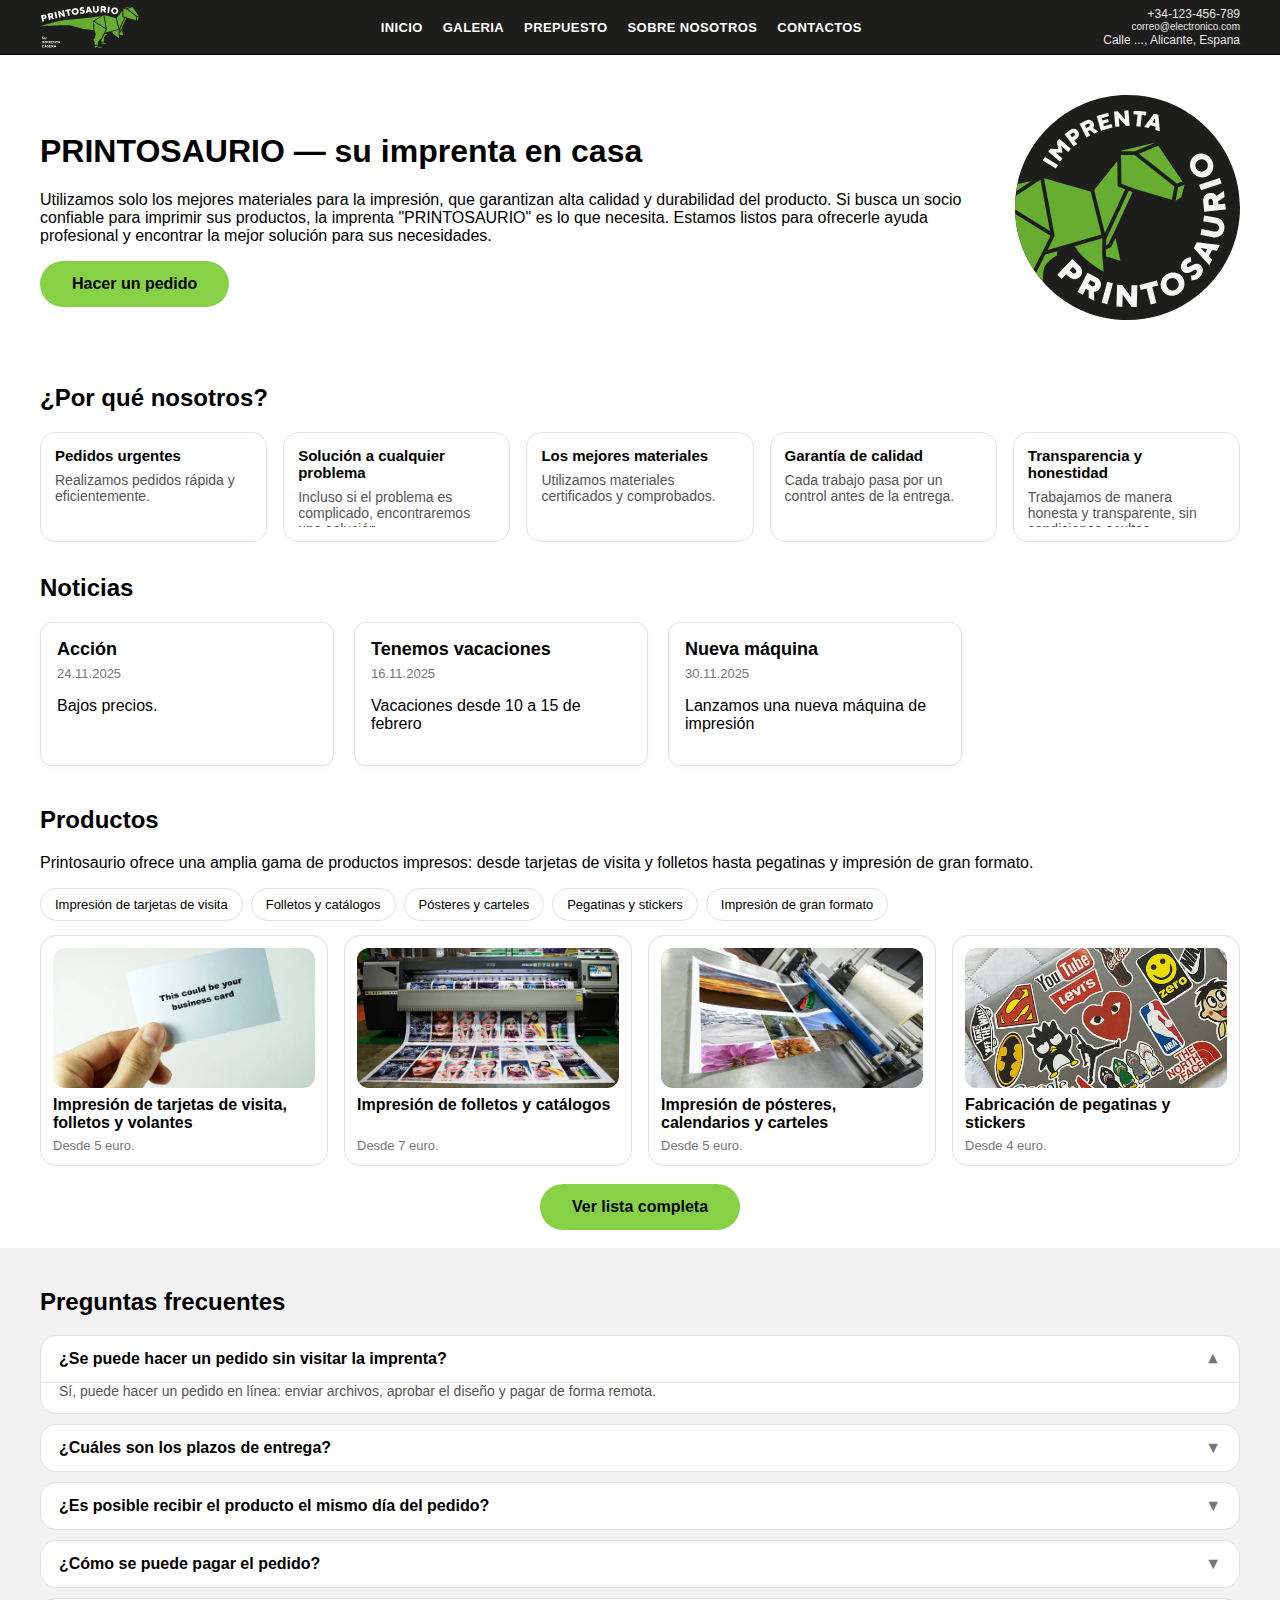
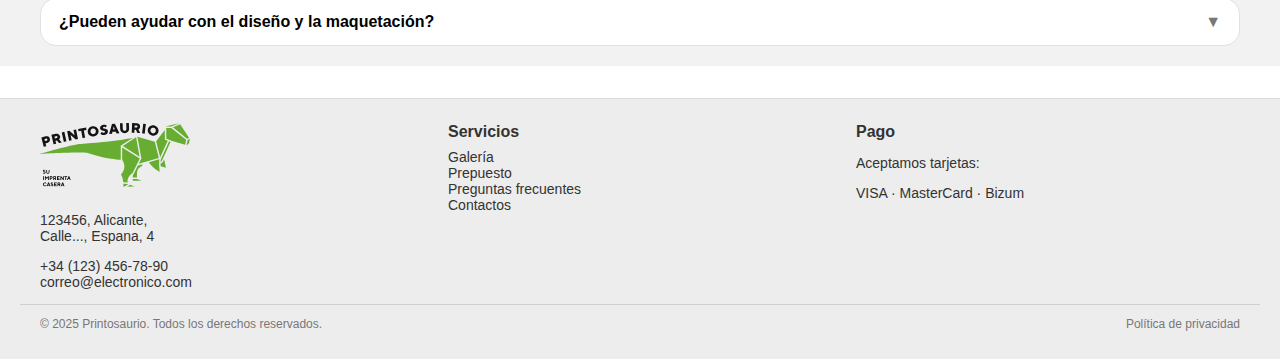
<file: index.html>
<!DOCTYPE html>
<html lang="es">
<head>
  <meta charset="utf-8">
  <meta name="viewport" content="width=device-width, initial-scale=1.0">
  <title>Printosaurio</title>
  <link rel="stylesheet" href="./css/style.css">
  
</head>
<body>

  <!-- ХЕДЕР -->
  <header class="site-header">
    <div class="container header-inner">
      <img src="img/LogoHeaderEs.svg" alt="Printosaurio" class="header-logo">

      <nav class="header-nav">
        <a href="index.html">Inicio</a>
        <a href="galeria.html">Galeria</a>
        <a href="prepuesto.html">Prepuesto</a>
        <a href="#about">Sobre nosotros</a>
        <a href="contacto.html">Contactos</a>
      </nav>

      <div class="header-right">
        <div class="phone">+34-123-456-789</div>
        <div class="email">correo@electronico.com</div>
        <div class="address">Calle ..., Alicante, Espana</div>
      </div>
    </div>
  </header>

  <main>
    <!-- hero -->
    <section class="hero">
  <div class="container hero-inner">

    <div class="hero-left">
      <h1>PRINTOSAURIO — su imprenta en casa</h1>
      <p>
        Utilizamos solo los mejores materiales para la impresión, que garantizan alta calidad y durabilidad del producto.
        Si busca un socio confiable para imprimir sus productos, la imprenta "PRINTOSAURIO" es lo que necesita.
        Estamos listos para ofrecerle ayuda profesional y encontrar la mejor solución para sus necesidades.
      </p>

      <a href="prepuesto.html" class="btn btn--primary btn--large">
        Hacer un pedido
      </a>
    </div>

    <div class="hero-right">
      <img src="img/LogoLabelEs.svg
      " alt="Printosaurio">
    </div>

  </div>
</section>

    <!-- about -->
    <section id="about">
  <div class="container">
    <h2>¿Por qué nosotros?</h2>

    <div class="about-grid">
      <div class="about-card">
        <h4>Pedidos urgentes</h4>
        <p>Realizamos pedidos rápida y eficientemente.</p>
      </div>

      <div class="about-card">
        <h4>Solución a cualquier problema</h4>
        <p>Incluso si el problema es complicado, encontraremos una solución.</p>
      </div>

      <div class="about-card">
        <h4>Los mejores materiales</h4>
        <p>Utilizamos materiales certificados y comprobados.</p>
      </div>

      <div class="about-card">
        <h4>Garantía de calidad</h4>
        <p>Cada trabajo pasa por un control antes de la entrega.</p>
      </div>

      <div class="about-card">
        <h4>Transparencia y honestidad</h4>
        <p>Trabajamos de manera honesta y transparente, sin condiciones ocultas.</p>
      </div>
    </div>

  </div>
</section>
<!--XML scrypt -->
    <section id="news">
      <div class="container">
        <h2>Noticias</h2>
        <div id="news-list">
        </div>
      </div>
    </section>

    <!-- productos -->
    <section id="products">
  <div class="container">
    <h2>Productos</h2>
    <p class="lead">
      Printosaurio ofrece una amplia gama de productos impresos: desde tarjetas de visita y folletos hasta pegatinas y impresión de gran formato.
    </p>

    <!-- tarjetas -->
    <div class="products-tags">
      <span class="product-pill">Impresión de tarjetas de visita</span>
      <span class="product-pill">Folletos y catálogos</span>
      <span class="product-pill">Pósteres y carteles</span>
      <span class="product-pill">Pegatinas y stickers</span>
      <span class="product-pill">Impresión de gran formato</span>
    </div>

    <!-- main section-->
    <div class="products-grid">
      <article class="product-card">
        <img src="img/prod-vis.jpg" alt="Печать визиток">
        <h3>Impresión de tarjetas de visita, folletos y volantes</h3>
        <p class="product-price">Desde 5 euro.</p>
      </article>

      <article class="product-card">
        <img src="img/prod-brochure.jpg" alt="Impresión de folletos">
        <h3>Impresión de folletos y catálogos</h3>
        <p class="product-price">Desde 7 euro.</p>
      </article>

      <article class="product-card">
        <img src="img/prod-poster.jpg" alt="Pósteres y carteles">
        <h3>Impresión de pósteres, calendarios y carteles</h3>
        <p class="product-price">Desde 5 euro.</p>
      </article>

      <article class="product-card">
        <img src="img/prod-stickers.jpg" alt="Pegatinas y stickers">
        <h3>Fabricación de pegatinas y stickers</h3>
        <p class="product-price">Desde 4 euro.</p>
      </article>
    </div>

    <!-- button -->
    <div class="section-cta">
      <a href="galeria.html" class="btn btn--primary btn--large">Ver lista completa</a>
    </div>
  </div>
</section>
<section id="faq">
  <div class="container">
    <h2>Preguntas frecuentes</h2>

    <div class="faq-list">

      <details class="faq-item" open>
        <summary>¿Se puede hacer un pedido sin visitar la imprenta?</summary>
        <div class="faq-body">
          Sí, puede hacer un pedido en línea: enviar archivos, aprobar el diseño y pagar de forma remota.
        </div>
      </details>

      <details class="faq-item">
        <summary>¿Cuáles son los plazos de entrega?</summary>
        <div class="faq-body">
          Todo depende del volumen y tipo de producto. Los pedidos simples (tarjetas de visita, folletos) suelen estar listos en 1-2 días.
        </div>
      </details>

      <details class="faq-item">
        <summary>¿Es posible recibir el producto el mismo día del pedido?</summary>
        <div class="faq-body">
          Los pedidos urgentes son posibles; consulte los detalles con el gerente, haremos todo lo posible para ayudar.
        </div>
      </details>

      <details class="faq-item">
        <summary>¿Cómo se puede pagar el pedido?</summary>
        <div class="faq-body">
          Efectivo, tarjeta bancaria, así como transferencia bancaria para personas jurídicas.
        </div>
      </details>

      <details class="faq-item">
        <summary>¿Pueden ayudar con el diseño y la maquetación?</summary>
        <div class="faq-body">
          Sí, tenemos diseñadores que prepararán el diseño desde cero o mejorarán el suyo.
        </div>
      </details>

    </div>
  </div>
</section>
  </main>

  <!-- footer -->
 <footer class="site-footer">
  <div class="container footer-inner">

    <!-- left info -->
    <div class="footer-col">
      <img src="img/LogoFooterEs.svg" alt="Принтозавр" class="footer-logo">
      <p>123456, Alicante,<br>Calle..., Espana, 4</p>
      <p>
        +34 (123) 456-78-90<br>
        <a href="mailto:correo@electronico.com">correo@electronico.com</a>
      </p>
    </div>

    <!-- header -->
    <div class="footer-col">
      <h3>Servicios</h3>
      <ul>
        <li><a href="galeria.html">Galería</a></li>
        <li><a href="prepuesto.html">Prepuesto</a></li>
        <li><a href="#faq">Preguntas frecuentes</a></li>
        <li><a href="contacto.html">Contactos</a></li>
      </ul>
    </div>

    <!-- derecho -->
    <div class="footer-col">
      <h3>Pago</h3>
      <p>Aceptamos tarjetas:</p>
      <p>VISA · MasterCard · Bizum</p>
    </div>

  </div>

  <div class="container footer-bottom">
    <p>© 2025 Printosaurio. Todos los derechos reservados.</p>
    <p>Política de privacidad</p>
  </div>
</footer>
  <!-- scrypt xml connector -->
  <script src="js/news-xml.js"></script>
</body>
</html>
</file>
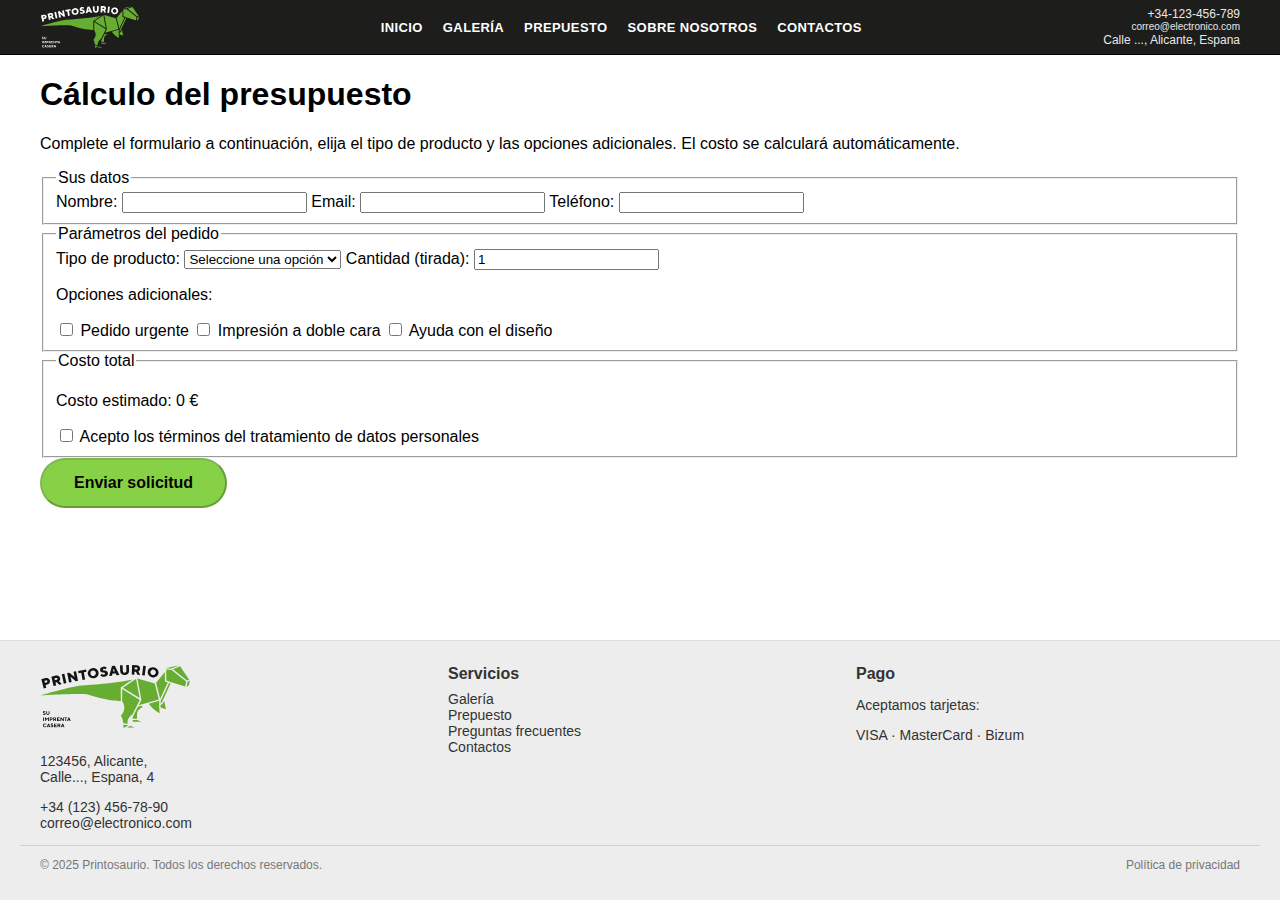
<file: prepuesto.html>
<!DOCTYPE html>
<html lang="es">
<head>
  <meta charset="utf-8">
  <meta name="viewport" content="width=device-width, initial-scale=1.0">
  <title>PRINTOSAURIO</title>
  <link rel="stylesheet" href="./css/style.css">
  
</head>
<body>

  
  <header class="site-header">
    <div class="container header-inner">
      <img src="img/LogoHeaderEs.svg" alt="Printosaurio" class="header-logo">

      <nav class="header-nav">
        <a href="index.html">INICIO</a>
        <a href="galeria.html">GALERÍA</a>
        <a href="prepuesto.html">PREPUESTO</a>
        <a href="index.html#about">SOBRE NOSOTROS</a>
        <a href="contacto.html">CONTACTOS</a>
      </nav>

      <div class="header-right">
        <div class="phone">+34-123-456-789</div>
        <div class="email">correo@electronico.com</div>
        <div class="address">Calle ..., Alicante, Espana</div>
      </div>
    </div>
  </header>
  <main>

    <section class="contacts-header">
      <div class="container">
        <h1>Cálculo del presupuesto</h1>
        <p class="lead">
          Complete el formulario a continuación, elija el tipo de producto y las opciones adicionales.
          El costo se calculará automáticamente.
        </p>
      </div>
    </section>

    <section class="contacts-main">
      <div class="container">
        <form id="budget-form">

          <!-- Tabla contacto -->
          <fieldset>
            <legend>Sus datos</legend>

            <label>
              Nombre:
              <input type="text" name="name" required>
            </label>

            <label>
              Email:
              <input type="email" name="email" required>
            </label>

            <label>
              Teléfono:
              <input type="tel" name="phone" required>
            </label>
          </fieldset>

          <!-- scrypt cuenta -->
          <fieldset>
            <legend>Parámetros del pedido</legend>

            <label>
              Tipo de producto:
              <select id="product" name="product" required>
                <option value="">Seleccione una opción</option>
                <option value="visitki" data-price="5">Tarjetas de visita</option>
                <option value="broshury" data-price="8">Folletos</option>
                <option value="plakaty" data-price="1.2">Carteles</option>
              </select>
            </label>

            <label>
              Cantidad (tirada):
              <input type="number" id="quantity" name="quantity" min="1" value="1" required>
            </label>

            <p>Opciones adicionales:</p>
            <label>
              <input type="checkbox" class="extra-option" data-price="3">
              Pedido urgente
            </label>
            <label>
              <input type="checkbox" class="extra-option" data-price="2">
              Impresión a doble cara
            </label>
            <label>
              <input type="checkbox" class="extra-option" data-price="4">
              Ayuda con el diseño
            </label>
          </fieldset>

          <!-- result -->
          <fieldset>
            <legend>Costo total</legend>

            <p>Costo estimado: 
              <output id="total">0</output> €
            </p>

            <label>
              <input type="checkbox" id="agree">
              Acepto los términos del tratamiento de datos personales
            </label>
          </fieldset>

          <button type="submit" id="submit-btn" class="btn btn--primary btn--large" disabled>
            Enviar solicitud
          </button>
        </form>
      </div>
    </section>

  </main>

  
  <footer class="site-footer">
  <div class="container footer-inner">

    <!-- left info -->
    <div class="footer-col">
      <img src="img/LogoFooterEs.svg" alt="Printosaurio" class="footer-logo">
      <p>123456, Alicante,<br>Calle..., Espana, 4</p>
      <p>
        +34 (123) 456-78-90<br>
        <a href="mailto:correo@electronico.com">correo@electronico.com</a>
      </p>
    </div>

    <!-- header -->
    <div class="footer-col">
      <h3>Servicios</h3>
      <ul>
        <li><a href="galeria.html">Galería</a></li>
        <li><a href="prepuesto.html">Prepuesto</a></li>
        <li><a href="#faq">Preguntas frecuentes</a></li>
        <li><a href="contacto.html">Contactos</a></li>
      </ul>
    </div>

    <!-- derecho -->
    <div class="footer-col">
      <h3>Pago</h3>
      <p>Aceptamos tarjetas:</p>
      <p>VISA · MasterCard · Bizum</p>
    </div>

  </div>

  <div class="container footer-bottom">
    <p>© 2025 Printosaurio. Todos los derechos reservados.</p>
    <p>Política de privacidad</p>
  </div>
</footer>

  <!-- javas -->
  <script>
    
    document.addEventListener('DOMContentLoaded', function () {
      var productSelect = document.getElementById('product');
      var quantityInput = document.getElementById('quantity');
      var extraCheckboxes = document.querySelectorAll('.extra-option');
      var totalOutput = document.getElementById('total');
      var agreeCheckbox = document.getElementById('agree');
      var submitBtn = document.getElementById('submit-btn');

      function calculateTotal() {
        var quantity = parseInt(quantityInput.value, 10);
        if (isNaN(quantity) || quantity < 1) {
          quantity = 1;
        }

        var selectedOption = productSelect.options[productSelect.selectedIndex];
        var basePrice = parseInt(selectedOption.getAttribute('data-price') || '0', 10);

        var extras = 0;
        extraCheckboxes.forEach(function (checkbox) {
          if (checkbox.checked) {
            var extraPrice = parseInt(checkbox.getAttribute('data-price') || '0', 10);
            extras += extraPrice;
          }
        });

        var total = (basePrice + extras) * quantity;
        if (isNaN(total)) {
          total = 0;
        }

        totalOutput.textContent = total;
      }

      // otro cuenta
      productSelect.addEventListener('change', calculateTotal);
      quantityInput.addEventListener('input', calculateTotal);
      extraCheckboxes.forEach(function (checkbox) {
        checkbox.addEventListener('change', calculateTotal);
      });

      
      agreeCheckbox.addEventListener('change', function () {
        submitBtn.disabled = !agreeCheckbox.checked;
      });

      // resulto
      calculateTotal();
    });
  </script>

</body>
</html>
</file>
<file: css/style.css>
:root {
  green: #87d147;
  radius: 12px;
  gap: 20px;
  shadow: 0 2px 6px rgba(0,0,0,0.08);
}
@font-face {
  font-family: 'Helvetica_Bold';
  src: url('../fonts/helvetica_bold.otf') format('opentype');
  font-weight: 1000;
  font-style: normal;
}
.site-header {
  background: #1d1d1b;
  color: #fff;
  font-size: 14px;
  border-bottom: 1px solid #000;
  padding: 6px 0;
  width: 100%;
}


.header-inner {
  display: flex;
  align-items: center;
  justify-content: space-between;
}
.header-logo {
  height: 42px;
}
.header-nav {
  display: flex;
  gap: 20px;
}
.header-nav a{
  color:#ffffff;
  text-decoration: none;
  font-weight: 600;
  letter-spacing: 0.03em;
  text-transform: uppercase;
  font-size: 13px;
}
.header-nav a:hover{
  opacity: 0.7;
}
/* otroParte */
.header-right{
  text-align:right;
  line-height:1.2;
  font-size:12px;
  opacity: 0.9;
}
.header-right.phone{
  font-size: 15px;
  font-weight: 700;
}
.header-right .email{
  font-size: 10px;
}
.header-right .adress {
  font-size: 7px;
}
/*body*/
main {
  flex:1;
}
.container {
  max-width: 1200px;
  padding: 0 20px;
}
html, body {
  height: 100%;
  margin: 0;
  padding: 0;
}
body {
  margin: 0;
  font-family: 'TT Norms', sans-serif;
  font-weight: 500; 
  display: flex;
  flex-direction: column;
  min-height: 100vh;
}
.about-grid {
  display: grid;
  grid-template-columns: repeat(auto-fit, minmax(180px, 1fr));
  gap:16px;
  margin-top: 16px;
}
.about-card {
  background: #fff;
  border: 1px solid #e1e1e1;
  border-radius: 15px;
  padding: 14px;
  text-align: left;
  /*box-shadow: 0 2px 6px rgba(0,0,0,0.5);*/
  height: 80px;
  overflow:hidden;
  display:flex;
  flex-direction: column;
  justify-content: top;
}
.about-card h4{
  margin: 0 0 8px;
  font-size: 15px;
  font-weight: 700;
}
.about-card p{
  margin:0;
  font-size:14px;
  color:#555;
  display: -webkit-box;
  -webkit-line-clamp: 4;
  -webkit-box-orient: vertical;
  overflow: hidden;
}
/*Section de productos*/
.products-tags {
  margin-top: 10px;
  margin-bottom: 14px;
  display: flex;
  flex-wrap: wrap;
  gap: 8px;
}

.product-pill {
  background: #fff;
  border-radius: 999px;
  border: 1px solid #e1e1e1;
  padding: 8px 14px;
  font-size: 13px;
  display: inline-block;                    
  cursor: pointer;
  transition: transform 0.2s ease,
              box-shadow 0.2s ease,
              background-color 0.2s ease;
}

.product-pill:hover {
  transform: translateY(-2px);              
  box-shadow: 0 4px 10px rgba(0,0,0,0.08);  
  background-color: #ffffff;
}

/* сетка карточек */
.products-grid {
  display: grid;
  gap: 16px;
  grid-template-columns: repeat(auto-fit, minmax(220px, 1fr));
}
.product-card {
  background: #fff;
  border-radius: 16px;
  border: 1px solid #e1e1e1;
  padding: 12px;
  /*box-shadow: 0 2px 6px rgba(0,0,0,0.06);*/
  display: flex;
  flex-direction: column;
  transition: transform 0.2s ease, box-shadow 0.2s ease;
}
.product-card:hover {
  transform: translateY(-4px);
  box-shadow: 0 6px 12px rgba(0,0,0,0.1);
}
.product-card img {
  border-radius: 12px;
  margin-bottom: 8px;
  width: 100%;
  height: 140px;
  object-fit: cover;
}
.product-card h3 {
  margin: 0 0 6px;
  font-size: 16px;
}
.product-price {
  margin: 0;
  font-size: 13px;
  color: #777;
  margin-top:auto;
}
.section-cta {
  text-align: center;
  margin: 18px;
}
#faq {
  background: #f2f2f2;
  padding: 20px 0;
}
.faq-list {
  display: grid;
  gap: 10px;
  margin-top: 12px;
}
.faq-item {
  background: #fff;
  border-radius: 16px;
  border: 1px solid #e1e1e1;
  overflow: hidden;
}
.faq-item summary {
  list-style: none;
  cursor: pointer;
  padding: 14px 18px;
  font-weight: 600;
  position: relative;
}
.faq-body {
  padding: 0 18px 14px;
  border-top: 1px solid #e1e1e1;
  font-size: 14px;
  color: #555;
}
.faq-item summary::after {
  content:"▼";
  position: absolute;
  right: 18px;
  top: 50%;
  transform: translateY(-50%);
  font-size: 16px;
  color: #777;
}
.faq-item[open] summary::after {
  transform: translateY(-50%) rotate(180deg);
}
.faq-item summary:hover {
  background: #f8f8f8;
}
/*Footer*/
.site-footer {
  background: #ededed;
  border-top: 1px solid #dcdcdc;
  margin-top: 32px;
  padding: 24px 0 16px;
  font-size: 14px;
  color: #333;
}
.footer-inner {
  display: flex;
  gap: 24px;
  flex-wrap: wrap;
  justify-content: space-between;
  align-items: flex-start;
}

.footer-col {
  flex: 1 1 220px;
}
.footer-logo {
  max-width: 150px;
  margin-bottom: 8px;
}
.footer-col h3 {
  margin: 0 0 8px;
  font-size: 16px;
}
.footer-col ul {
  margin: 0;
  padding: 0;
  list-style: none;
}
.footer-col a {
  text-decoration: none;
  color: #333;
}
.footer-col a:hover {
  text-decoration: underline;
}
.footer-bottom {
  margin-top: 16px;
  padding-top: 10px;
  border-top: 1px solid #d0d0d0;
  display: flex;
  justify-content: space-between;
  gap: 10px;
  font-size: 12px;
  color: #777;
}
.footer-bottom a {
  color:#555;
  text-decoration: underline;
}
/*BUTTONS*/
.btn {
  display: inline-block;
  padding: 14px 30px;
  text-decoration: none;
  font-weight: 600;
  color: #050505;
  border-radius: 50px;
  transition: 0.2s;
}
.btn--primary {
  background: #87d147;
}
.btn--primary:hover {
  background: #87d147;
}
.btn--large {
  padding: 14px 32px;
  font-size: 16px;
}
.container {
  max-width: 1200px;
  margin: 0 auto;
  padding: 0 20px;
}

/*Nuevos*/
#news {
  margin: 32px 0;
  margin-bottom: 40px;
}
.news-grid {
  display: grid;
  gap: 20px;
  grid-template-columns: repeat(auto-fit, minmax(260px, 1fr));
}

#news-list {
  display: flex;          
  flex-wrap: wrap;        
  gap: 20px;              
}

/* carta con nuevos */
.news-card {
  background: #fff;
  border: 1px solid #e2e2e2;
  border-radius: 12px;
  padding: 16px;
  box-shadow: 0 2px 5px rgba(0,0,0,0.04);
  flex: 0 0 260px;        
  transition: transform 0.2s ease,box-shadow 0.2s ease;
}
.news-card:hover {
  transform: translateY(-4px);
  box-shadow: 0 6px 12px rgba(0,0,0,0.1);
}

.news-card h3 {
  margin: 0 0 6px;
  font-size: 18px;
}

.news-date {
  margin: 0 0 6px;
  font-size: 13px;
  color: #777;
}

/*GALERIA*/
.gallery-header {
  padding: 20px 0;
}
.gallery-header h1 {
  margin-bottom: 8px;
}
.gallery-grid {
  display: grid;
  gap: 16px;
  grid-template-columns: repeat(auto-fit, minmax(220px, 1fr));
}
.gallery-item img {
  width: 100%;
  height: 220px;
  object-fit: cover;
  border-radius: 14px;
  background: #eee;
}
.gallery-item img:hover {
  transform: scale(1.02);
  transition: 0.25s;
}
/*Contactos*/
.contact-header {
  padding: 20px 0;
}
.contact-main {
  padding: 20px 0 40px;
}
.contacts-grid {
  display: grid;
  grid-template-columns: 1fr 1fr;
  gap: 24px;
}
/*Label logo*/
.hero {
  padding: 40px 0;
}
.hero-inner {
  display: flex;
  align-items: center;
  justify-content: space-between;
  gap: 40px;
}
</file>
